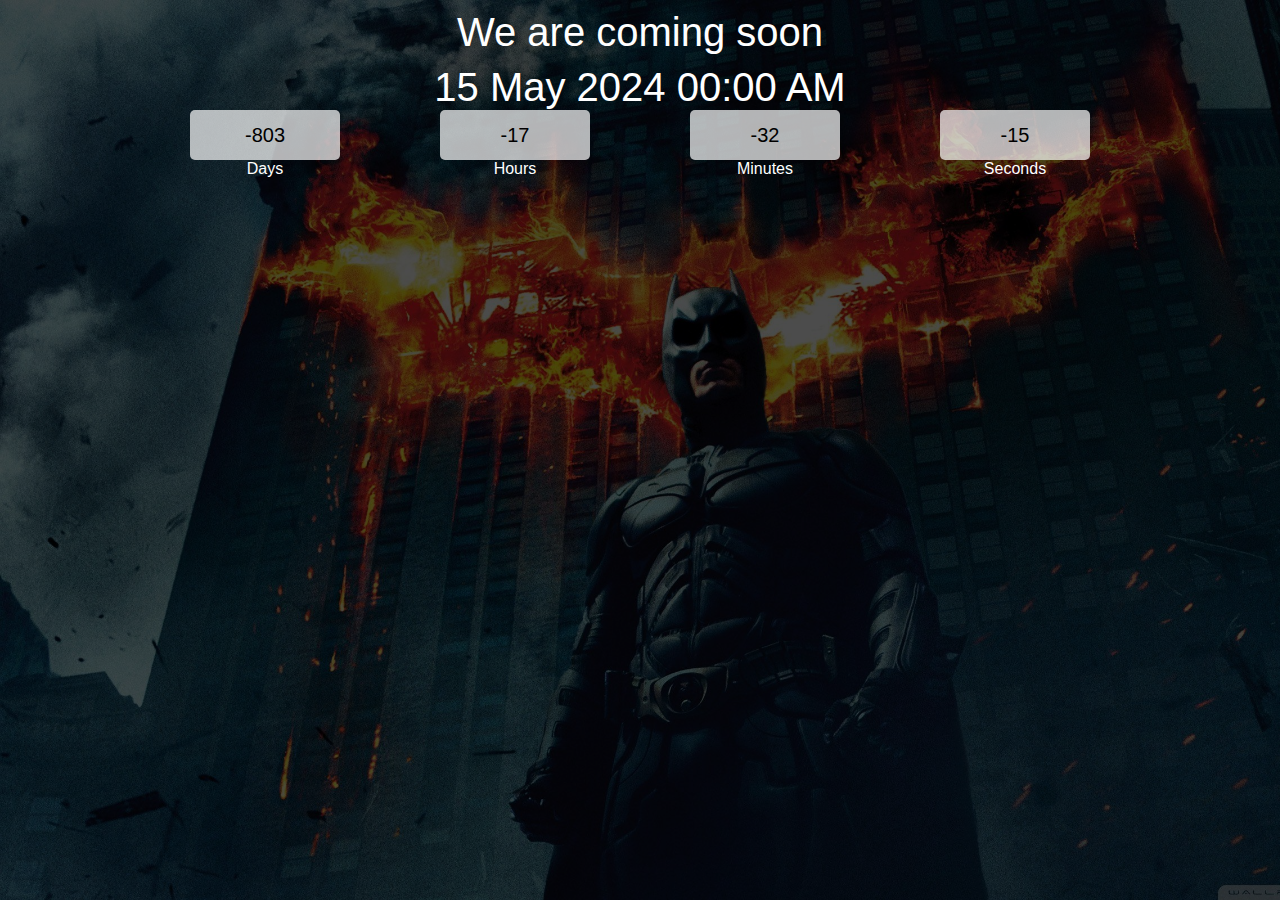
<file: countdown/index.html>
<!DOCTYPE html>
<html lang="en">

<head>
    <meta charset="UTF-8">
    <meta name="viewport" content="width=device-width, initial-scale=1.0">
    <link rel="stylesheet" href="styles.css">
    <title>Document</title>
</head>

<body>
    <div class="main">
        <div class="overlay">
            <div class="title">
                We are coming soon
            </div>
            <div class="title" id="end-date">
                13 May 2024 3:47 AM
            </div>
            <div class="col">
                <div>
                    <input type="text" readonly value="0">
                </br>
                    <label for="">Days</label>
                </div>
                <div>
                    <input type="text" readonly value="0">
                </br>
                    <label for="">Hours</label>
                </div>
                <div>
                    <input type="text" readonly value="0">
                </br>
                    <label for="">Minutes</label>
                </div>
                <div>
                    <input type="text" readonly value="0">
                </br>
                    <label for="">Seconds</label>
                </div>
            </div>
        </div>
    </div>
    <script src="script.js"></script>
</body>

</html>
</file>
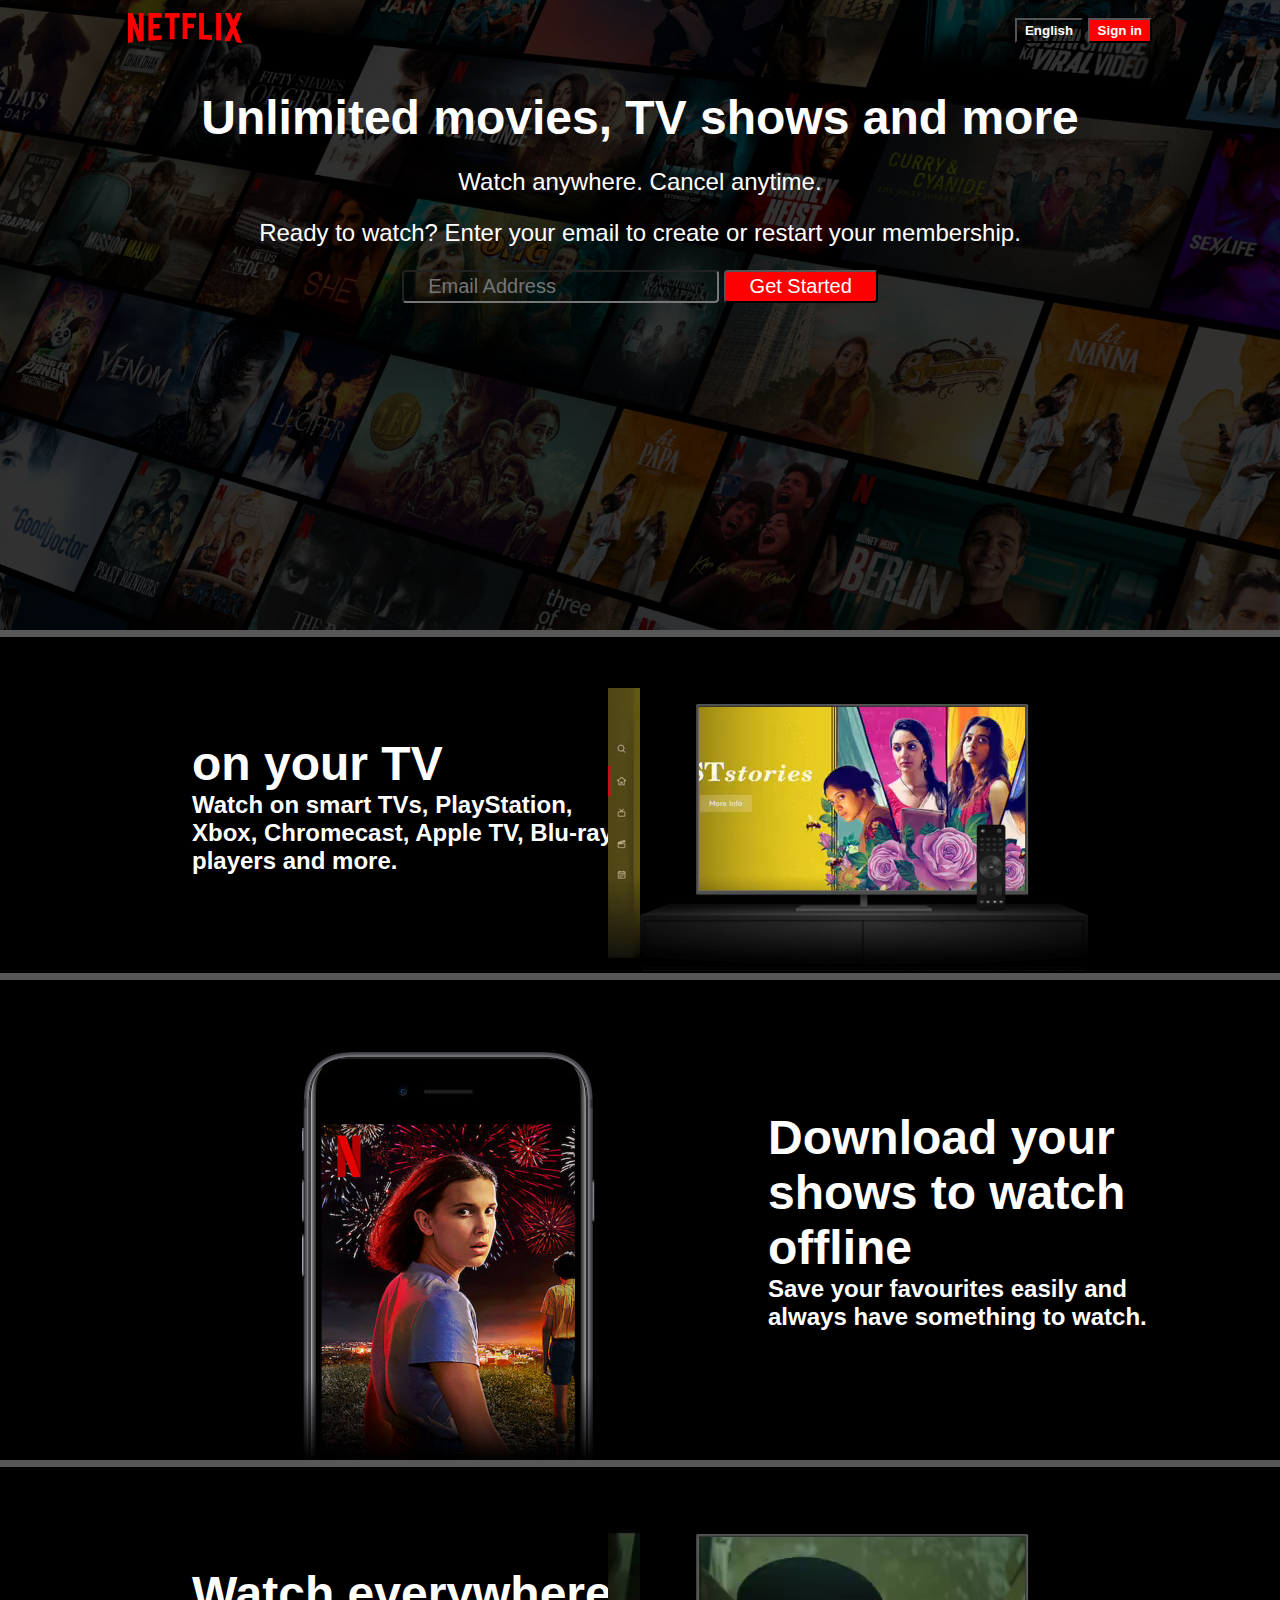
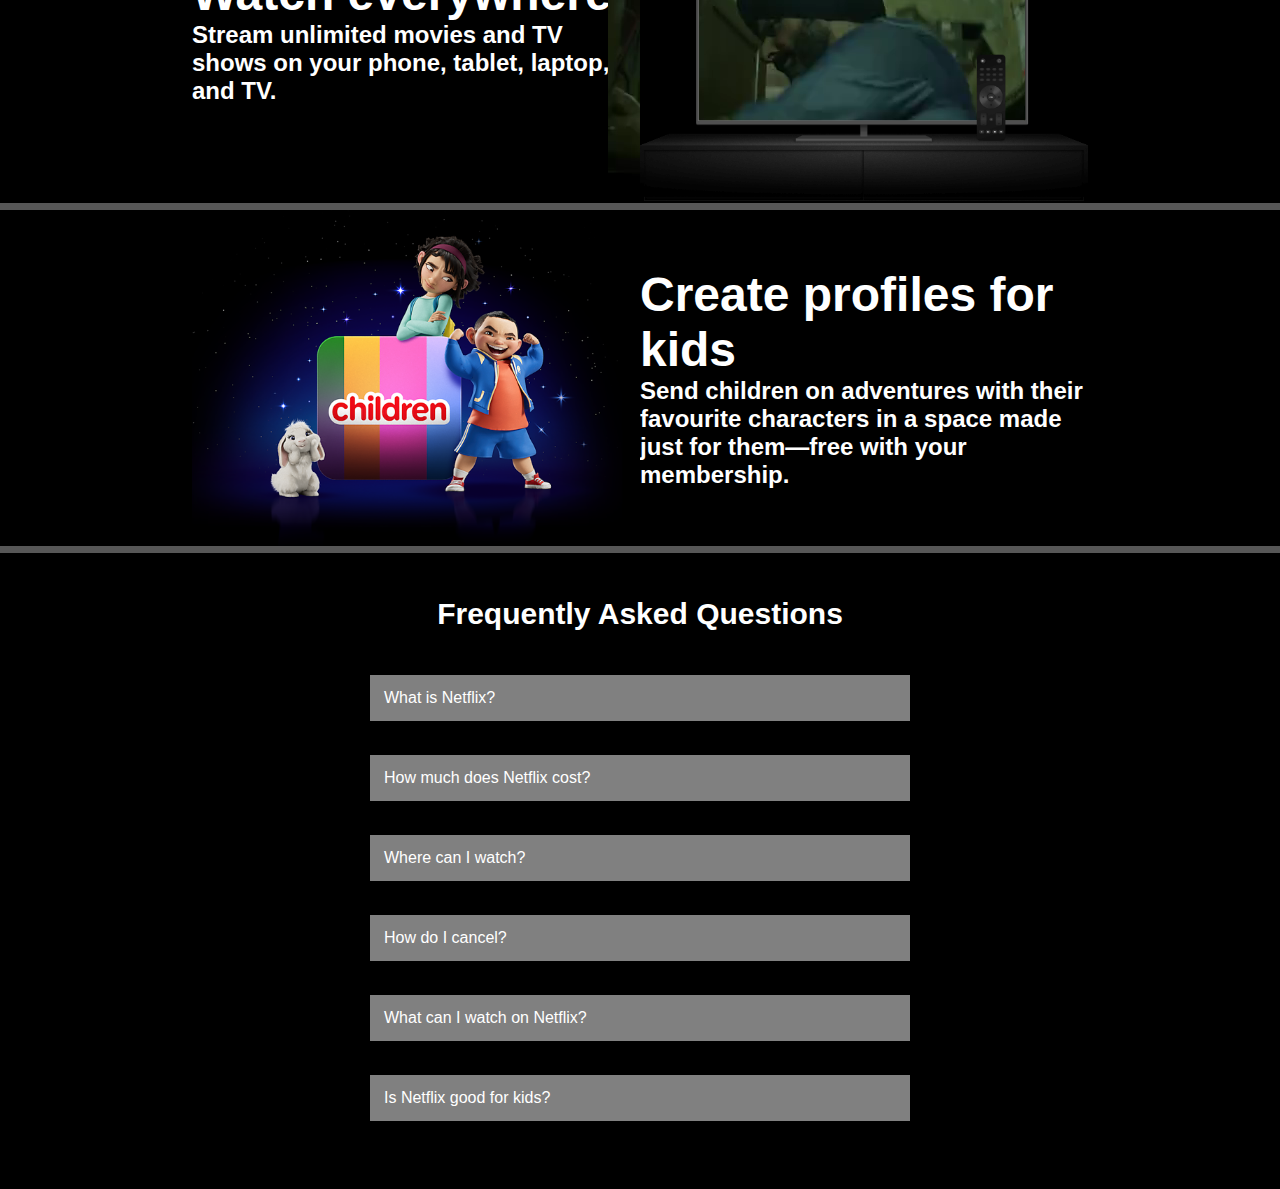
<file: netflix/index.html>
<!DOCTYPE html>
<html lang="en">

<head>
    <meta charset="UTF-8">
    <meta name="viewport" content="width=device-width, initial-scale=1.0">
    <link rel="stylesheet" href="styles.css">
    <title>Document</title>
</head>

<body>
    <div class="main">
        <nav>
            <span><img src="./images/logo.svg" alt=""></span>
            <div class="flex">
                <button class="btn">English</button>
                <button class=" btn btn-red">Sign in</button>
            </div>
        </nav>
        <div class="box">
        </div>
        <div class="hero">
            <span>Unlimited movies, TV shows and more
            </span>
            <span> Watch anywhere. Cancel anytime.</span>
            <span>Ready to watch? Enter your email to create or restart your membership. </span>
            <div>
                <input type="text" placeholder="Email Address">
                <button class="btn-red-sm">Get Started</button>
            </div>
        </div>
    </div>
    <div class="sepration"></div>
    <section class="first">
        <div>
            <span>on your TV</span>
            <span>Watch on smart TVs, PlayStation, Xbox, Chromecast, Apple TV, Blu-ray players and more.</span>
        </div>
        <div class="secimg">
            <img src="./assets/tv.png" alt="">
            <video src="./videos/video-tv-in-0819.m4v" autoplay loop muted></video>
        </div>
    </section>
    <div class="sepration"></div>
    <section class="first-second">
        <img src="./images/mobile-0819.jpg" alt="">
        <div>
            <span>Download your shows to watch offline</span>
            <span>Save your favourites easily and always have something to watch.</span>
        </div>
    </section>
    <div class="sepration"></div>
    <section class="first-third">
        <div>
            <span>Watch everywhere</span>
            <span>Stream unlimited movies and TV shows on your phone, tablet, laptop, and TV.</span>
        </div>
        <div class="secimg">
            <img src="./assets/tv.png" alt="">
            <video src="../netflix/videos/video-devices-in.m4v" autoplay loop muted></video>
        </div>
    </section>
    <div class="sepration"></div>
    <section class="first-fourth">
        <div class="secimg">
            <img src="./images/AAAABVr8nYuAg0xDpXDv0VI9HUoH7r2aGp4TKRCsKNQrMwxzTtr-NlwOHeS8bCI2oeZddmu3nMYr3j9MjYhHyjBASb1FaOGYZNYvPBCL.png" alt="">
        </div>
        <div>
            <span>Create profiles for kids</span>
            <span>Send children on adventures with their favourite characters in a space made just for them—free with your membership.</span>
        </div>
    </section>
    <div class="sepration"></div>
    <section class="faq">
        <h2 style="text-align: center; padding: 10px;  font-size: 30px;">Frequently Asked Questions</h2>
        <div class="faqbox">
            <div>What is Netflix?</div>
        </div>
            <div  class="faqbox1">How much does Netflix cost?
            </div  class="faqbox2">
            <div  class="faqbox3">Where can I watch?</div>
            <div  class="faqbox4">How do I cancel?</div>
            <div  class="faqbox5">What can I watch on Netflix?</div>
            <div  class="faqbox6">Is Netflix good for kids?</div>
    </section>
</body>

</html>
</file>
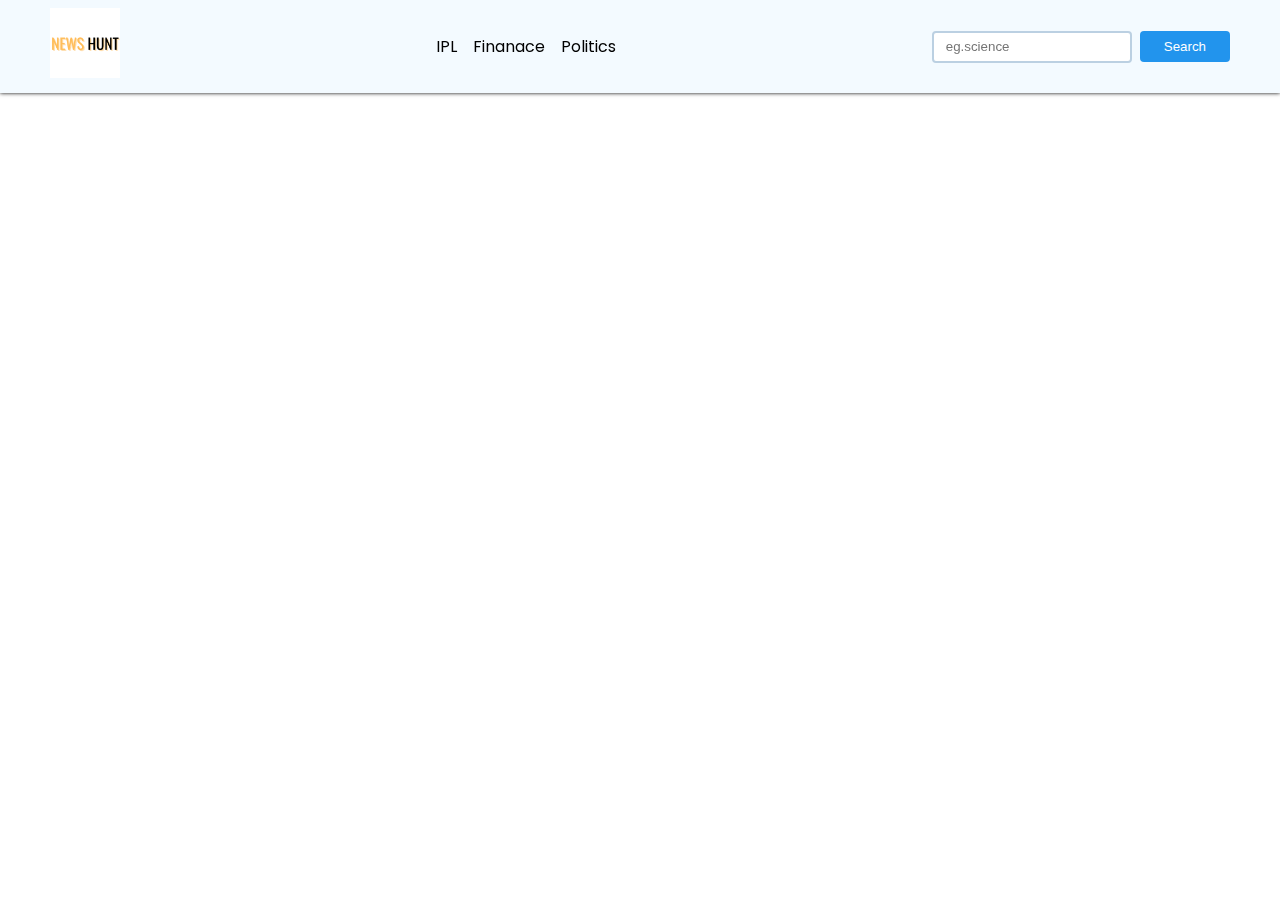
<file: news application/index.html>
<!DOCTYPE html>
<html lang="en">
<head>
    <meta charset="UTF-8">
    <meta name="viewport" content="width=device-width, initial-scale=1.0">
    <title>News app</title>
    <link rel="stylesheet" href="styles.css">
</head>
<body>
    <nav>
        <div class="main-nav container flex root">
            <a href="#" class="company-logo">
                <img src="./assets/Your paragraph text.png" alt="logo">
            </a>
            <div class="nav-links ">
                <ul class="flex">
                    <li class="hover-link nav-item" id ="ipl" onclick="onNavItemClick('ipl')">IPL</li>
                    <li class="hover-link nav-item" id ="finance" onclick="onNavItemClick('finance')">Finanace</li>
                    <li class="hover-link nav-item" id ="politics" onclick="onNavItemClick('politics')">Politics</li>
                </ul>
            </div>
            <div class="search-bar flex ">
                <input id="search-text" type="text" class="news-input" placeholder="eg.science">
                <button id="search-button" class="search-button">Search</button>
            </div>
        </div>
    </nav>



    <main>
        <div class="cards-container container flex " id="cards-container">
            
        </div>
    </main>

    <template id="template-news-card">
        <div class="card">
            <div class="card-header">
               <img src="https://via.placeholder.com/400x200" alt="news-img" id="news-img"> 
            </div>
            <div class="card-content">
                <h3 id="news-title">This is title</h3>
                <h6 id="news-source">End gadget 26/08/23</h6>
                <p id="news-desc" id ="news-desc">Lorem ipsum, dolor sit amet consectetur adipisicing elit. Consectetur natus maxime earum nisi in, quia fugiat explicabo repellat nihil iusto esse optio saepe vero quo maiores laboriosam necessitatibus at accusamus?</p>
                 
            </div>
        </div>
    </template>

    <script src="script.js"></script>
</body>
</html>
</file>
<file: countdown/styles.css>
*{
    padding: 0;
    margin: 0;
    box-sizing: border-box ;
    font-family: 'poppins',sans-serif;
}

@import url('https://fonts.googleapis.com/css2?family=Poppins:ital,wght@0,100;0,200;0,300;0,400;0,500;0,600;0,700;0,800;0,900;1,100;1,200;1,300;1,400;1,500;1,600;1,700;1,800;1,900&display=swap');

.main{
    width: 100%;
    height: 100vh;
    background-image: url('/countdown/images/wp383267-batman-wallpapers-dark-knight\ \(1\).jpg');
    background-size: cover;
}

.overlay{
    width: 100%;
    display: flex;
    flex-direction: column;
    align-items: center;
    height: 100%;
    background-color: rgba(0, 0, 0, 0.7) ;
}

.title{
    margin-top: 10px;
    color: white;
    text-align: center;
    font-size: 2.5rem;
}

.col{
    display: flex;
    width: 1000px;
    height: 100px;
    justify-content: center;
    color: white;

}

.col div{
    width: 250px;
    text-align: center;
}

input{
    height: 50px;
    width: 60%;
    background-color: rgba(255, 255, 255, 0.7);
    border-radius: 5px;
    border: transparent;
    text-align: center;
    font-size: 20px;

}
</file>
<file: netflix/styles.css>
@import url('https://fonts.googleapis.com/css2?family=Martel+Sans:wght@600&display=swap');

* {
    margin: 0;
    padding: 0;
    font-family: 'Poppins', sans-serif;
}

body {
    background-color: black;
}

.main {
    background-image: url("./assets/bg.jpg");
    background-position: center center;
    background-size: 100vw;
    height: 70vh;
    position: relative;
}

.box {
    height: 70vh;
    width: 100%;
    opacity: 0.74;
    background-color: black;
    position: absolute;
    top: 0;
}

nav {
    display: flex;
    max-width: 60vw;
    align-items: center;
    height: 60px;
    max-width: 80vw;
    justify-content: space-between;
    margin: auto;
    display: flex;
}

nav img {
    color: red;
    width: 114px;
    position: relative;
    z-index: 10;
}

nav button {
    position: relative;
    z-index: 10;
}

.hero {
    font-family: 'Martel Sans', sans-serif;
    height: calc(100%-62px);
    display: flex;
    align-items: center;
    justify-content: center;
    flex-direction: column;
    color: white;
    position: relative;
    gap: 23px;
    padding: 30px;
}

.hero> :first-child {
    font-weight: 900;
    font-size: 48px;
    text-align: center;
}

.hero> :nth-child(2) {
    font-weight: 400px;
    font-size: 24px;
    text-align: center;
}

.hero> :nth-child(3) {
    font-weight: 400px;
    font-size: 24px;
    text-align: center;
}

.sepration {
    background-color: rgb(87, 87, 87);
    height: 7px;
}

.btn {
    padding: 3px 8px;
    font-weight: bold;
    background-color: transparent;
    color: white;

}

.btn-red {
    background-color: red;
    color: white;
}

input {
    color: black;
    padding: 3px 24px;
    font-size: 20px;
    border-radius: 4px;
    background-color: transparent;
}

.btn-red-sm {
    background-color: red;
    color: white;
    padding: 3px 24px;
    font-size: 20px;
    border-radius: 4px;

}

.first {
    display: flex;
    justify-content: center;
    max-width: 70vw;
    margin: auto;
    color: white;
    justify-content: center;
    align-items: center;
}

.secimg {
    position: relative;
}

.secimg img {
    width: 33vw;
    top: 0;
    position: relative;
    z-index: 10;
}

.secimg video {
    position: absolute;
    top: 51px;
    right: 0;
}

section.first>div {
    display: flex;
    flex-direction: column;
}

section.first>div :first-child {
    font-size: 48px;
    font-weight: bolder;
}

section.first>div :nth-child(2) {
    font-size: 24px;
    font-weight: bolder;
}

.first-second {
    display: flex;
    justify-content: center;
    max-width: 80vw;
    margin: auto;
    color: white;
    justify-content: center;
    align-items: center;
}

section.first-second>div {
    display: flex;
    flex-direction: column;
}

section.first-second>div :first-child {
    font-size: 48px;
    font-weight: bolder;
}

section.first-second>div :nth-child(2) {
    font-size: 24px;
    font-weight: bolder;
}

.first-third {
    display: flex;
    justify-content: center;
    max-width: 70vw;
    margin: auto;
    color: white;
    justify-content: center;
    align-items: center;
}

.secimg {
    position: relative;
}

.secimg img {
    width: 35vw;
    top: 0;
    position: relative;
    z-index: 10;
}

.secimg video {
    position: absolute;
    top: 51px;
    right: 0;
}

section.first-third>div {
    display: flex;
    flex-direction: column;
}

section.first-third>div :first-child {
    font-size: 48px;
    font-weight: bolder;
}

section.first-third>div :nth-child(2) {
    font-size: 24px;
    font-weight: bolder;
}

.first-fourth {
    display: flex;
    justify-content: center;
    max-width: 70vw;
    margin: auto;
    color: white;
    justify-content: center;
    align-items: center;
}
section.first-fourth>div {
    display: flex;
    flex-direction: column;
}

section.first-fourth>div :first-child {
    font-size: 48px;
    font-weight: bolder;
}

section.first-fourth>div :nth-child(2) {
    font-size: 24px;
    font-weight: bolder;
}

.faq {
    background: black;
    color: white;
    padding: 34px;
}



.faqbox {
    display: flex;
    justify-content: space-between;
    background-color: grey;
    padding: 14px;
    max-width: 40vw;
    margin: 34px auto;
}

.faqbox1 {
    display: flex;
    justify-content: space-between;
    background-color: grey;
    padding: 14px;
    max-width: 40vw;
    margin: 34px auto;
}

.faqbox2 {
    display: flex;
    justify-content: space-between;
    background-color: grey;
    padding: 14px;
    max-width: 40vw;
    margin: 34px auto;

}

.faqbox3 {
    display: flex;
    justify-content: space-between;
    background-color: grey;
    padding: 14px;
    max-width: 40vw;
    margin: 34px auto;

}

.faqbox4 {

    display: flex;
    justify-content: space-between;
    background-color: grey;
    padding: 14px;
    max-width: 40vw;
    margin: 34px auto;
}

.faqbox5 {

    display: flex;
    justify-content: space-between;
    background-color: grey;
    padding: 14px;
    max-width: 40vw;
    margin: 34px auto;
}

.faqbox6 {
    display: flex;
    justify-content: space-between;
    background-color: grey;
    padding: 14px;
    max-width: 40vw;
    margin: 34px auto;
}
</file>
<file: news application/styles.css>
@import url('https://fonts.googleapis.com/css2?family=Poppins:ital,wght@0,500;0,600;0,700;0,800;0,900;1,100;1,200;1,300;1,400;1,500;1,600;1,700;1,800;1,900&display=swap');
*{
    padding: 0;
    margin: 0;
    box-sizing: border-box;
}
.root{
    --primary-text-color:#183b56;
    --secondary-text-color:#577592;
    --accent-color:#2294ed;
    --accent-color-dark: #1d69a3;
}
body{
    font-family: "Poppins",sans-serif;
    color: var(--primary-text-color)
}
p{
    font-family: "Roboto",sans-serif;
    color: var(--primary-text-color);
    line-height: 1.4rem;
}
a{
    text-decoration:none ;
}
ul{
    list-style: none;
}

.flex{
    display: flex;
    align-items: center;
}

.container{
    max-width: 1180px;
    margin-inline: auto;
    overflow: hidden;
}

nav{
    background-color: #f3faff;
    box-shadow: 0 0 4px;
    position: fixed;
    top:0px;
    z-index: 99;
    left: 0;
    right: 0;
}
.main-nav{
    justify-content:space-between;
    padding-block:8px;

}
.company-logo img{
    width: 70px;
    position: relative;


}
.nav-links ul{
    gap: 16px;
}
.hover-link{
    cursor: pointer;
}
.hover-link:hover{
    color: var(--primary-text-color);
}
.hover-link:active{
    color: red;
}
.nav-item.active{
    color: var(--accent-color)
}
.search-bar{
    height:32px;
    gap: 8px;
}

.news-input{
    width: 200px;
    height: 100%;
    padding-inline: 12px;
    border-radius: 4px;
    border: 2px solid #bbd0e2;
    font-family: "Roboto",sans-serif;
}
.search-button{
    background-color: var(--accent-color);
    color: white;
    padding: 8px 24px;
    border: none;
    border-radius: 4px;
    cursor: pointer;
    font-family: "Roboto",sans-serif;
}
.search-button:hover{
    background-color: var(--accent-color-dark);
}
main {
    padding-block: 20PX;
    margin-top: 80px;
}
.cards-container{
    justify-content: space-between;
    flex-wrap:wrap;
    row-gap:20px;
    align-items: start;
}
.card{
    width: 360px;
    min-height: 400px;
    box-shadow: 0 0 4 #d4ecff;
    border-radius: 4px;
    cursor: pointer;
    background-color: #fff;
    overflow: hidden;
}
.card:hover{
    box-shadow:1px 1px 8px #d4ecff;
    background-color: #f9faff;
    transform: translateY(-2px);
}

.card-header img {
    width:100%;
    height:180px;
    object-fit: cover;
}
.card-content{
    padding:12px;
}
.news-source{
    padding-block: 12px;
}
</file>
